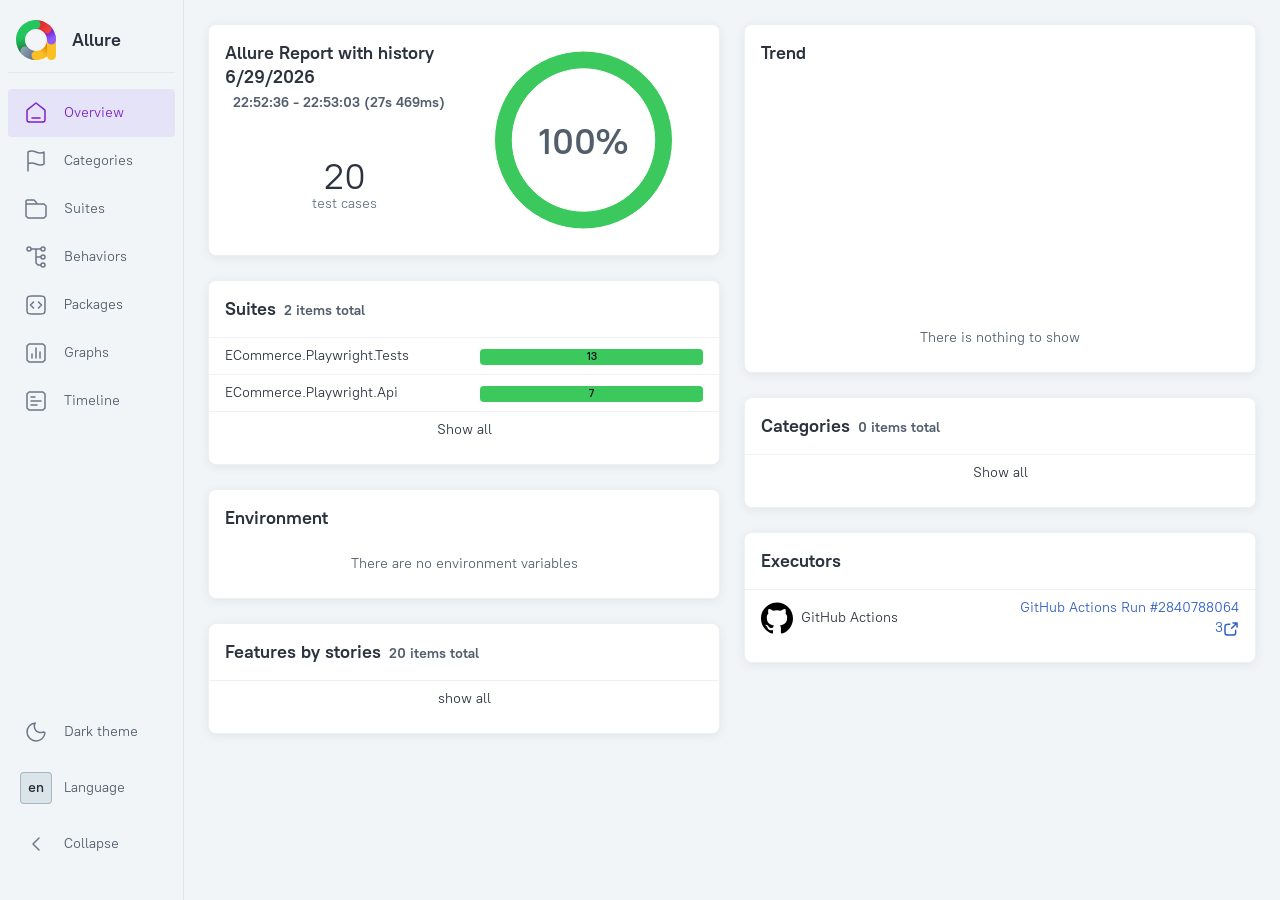
<file: index.html>
<!DOCTYPE html><meta charset="utf-8"><meta http-equiv="refresh" content="0; URL=https://nishant7956.github.io/EcommerceWebApp/20/index.html">
<meta http-equiv="Pragma" content="no-cache"><meta http-equiv="Expires" content="0">
</file>
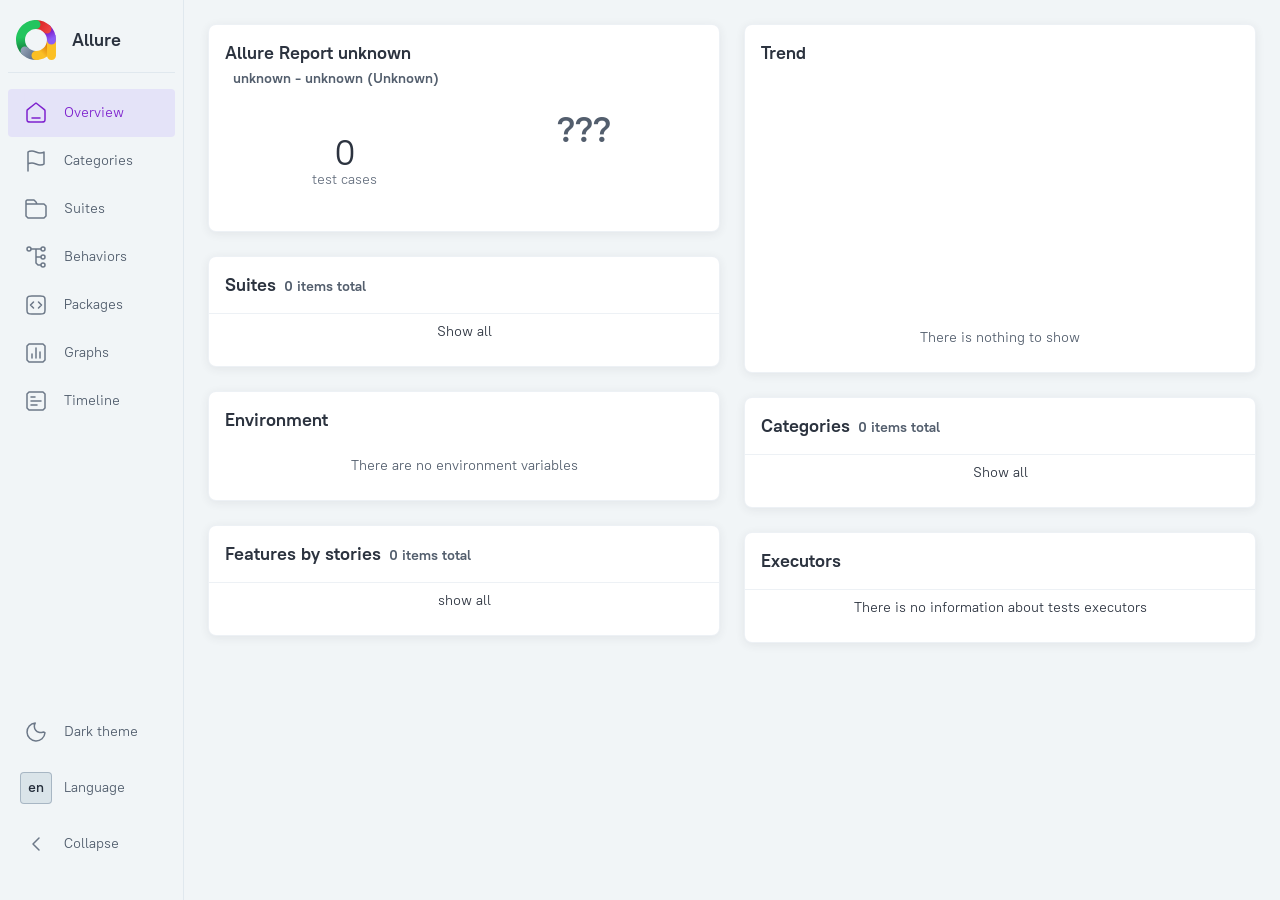
<file: 16/index.html>
<!DOCTYPE html>
<html dir="ltr" lang="en">
<head>
    <meta charset="utf-8">
    <meta name="allure-report-uuid" content="03cd558a-8bea-4834-a57f-c27df7246ea2">
    <title>Allure Report</title>
    <link rel="icon" href="assets/favicon-BDLHVmV7.ico">
    <!-- allure-core-head:start -->
    <!-- allure-core-head:end -->
</head>
<body>
    <div id="alert"></div>
    <div id="content">
        <span class="spinner">
            <span class="spinner__circle"></span>
        </span>
    </div>
    <div id="popup"></div>
    <!-- allure-core-body:start -->
    <script>
        window.__allureCoreLoaded = new Promise(function (resolve, reject) {
        window.__allureResolveCoreLoaded = resolve;
        window.__allureRejectCoreLoaded = reject;
    });
    </script>
    <script src="assets/index-DbdpUWhB.js"></script>
    <script>
        if (typeof window.__allureResolveCoreLoaded === "function") {
            window.__allureResolveCoreLoaded([]);
        }
    </script>
    <!-- allure-core-body:end -->
    <script async src="https://www.googletagmanager.com/gtag/js?id=G-FVWC4GKEYS"></script>
    <script>
        window.dataLayer = window.dataLayer || [];
        function gtag(){dataLayer.push(arguments);}
        gtag('js', new Date());
        gtag('config', 'G-FVWC4GKEYS', {
          'allureVersion': '2.42.0',
          'reportUuid': '03cd558a-8bea-4834-a57f-c27df7246ea2',
          'single_file': false
        });
    </script>
</body>
</html>
</file>
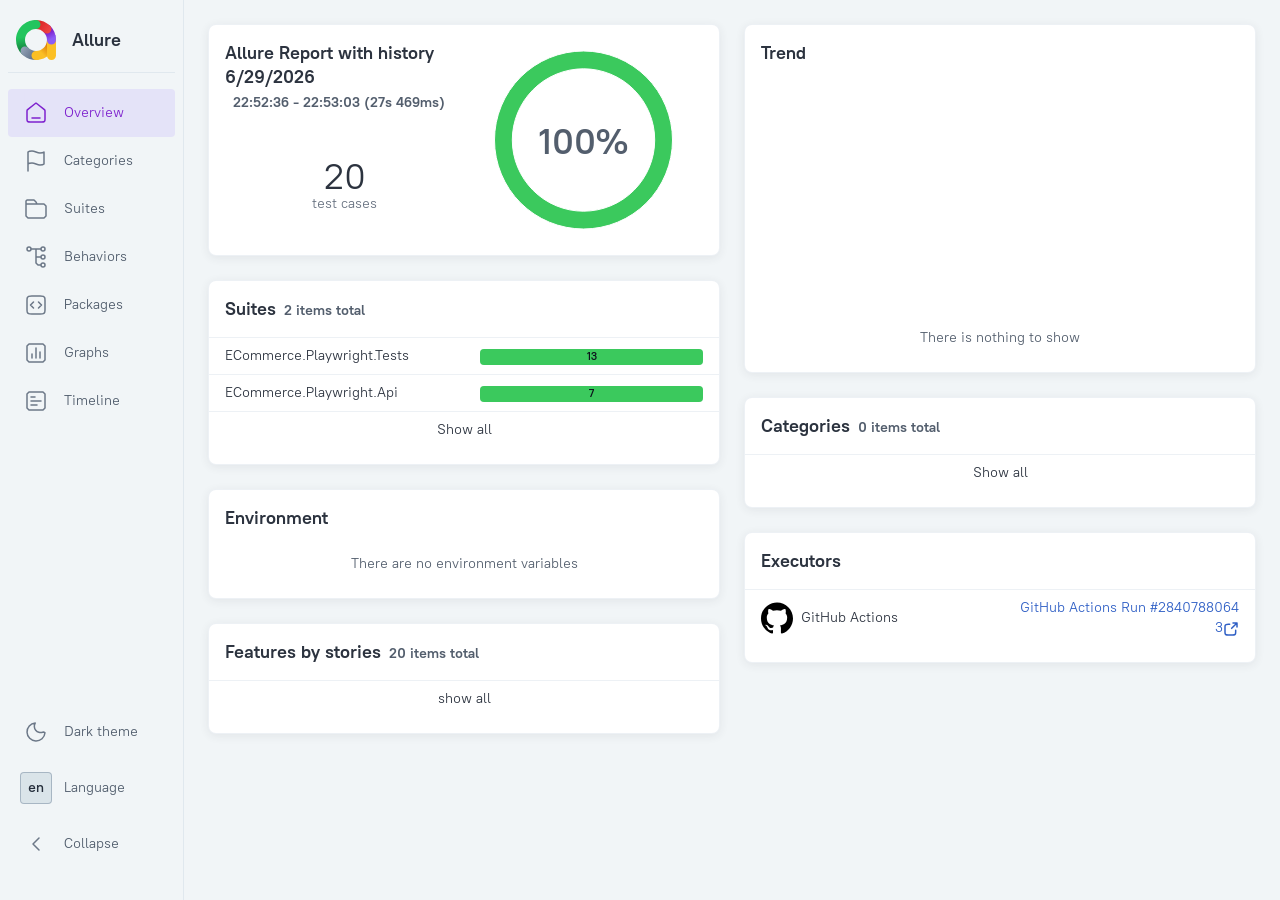
<file: 20/index.html>
<!DOCTYPE html>
<html dir="ltr" lang="en">
<head>
    <meta charset="utf-8">
    <meta name="allure-report-uuid" content="b703a1ac-5e96-4b1f-8402-e017d0afecfd">
    <title>Allure Report</title>
    <link rel="icon" href="assets/favicon-BDLHVmV7.ico">
    <!-- allure-core-head:start -->
    <!-- allure-core-head:end -->
</head>
<body>
    <div id="alert"></div>
    <div id="content">
        <span class="spinner">
            <span class="spinner__circle"></span>
        </span>
    </div>
    <div id="popup"></div>
    <!-- allure-core-body:start -->
    <script>
        window.__allureCoreLoaded = new Promise(function (resolve, reject) {
        window.__allureResolveCoreLoaded = resolve;
        window.__allureRejectCoreLoaded = reject;
    });
    </script>
    <script src="assets/index-DbdpUWhB.js"></script>
    <script>
        if (typeof window.__allureResolveCoreLoaded === "function") {
            window.__allureResolveCoreLoaded([]);
        }
    </script>
    <!-- allure-core-body:end -->
    <script async src="https://www.googletagmanager.com/gtag/js?id=G-FVWC4GKEYS"></script>
    <script>
        window.dataLayer = window.dataLayer || [];
        function gtag(){dataLayer.push(arguments);}
        gtag('js', new Date());
        gtag('config', 'G-FVWC4GKEYS', {
          'allureVersion': '2.42.0',
          'reportUuid': 'b703a1ac-5e96-4b1f-8402-e017d0afecfd',
          'single_file': false
        });
    </script>
</body>
</html>
</file>
